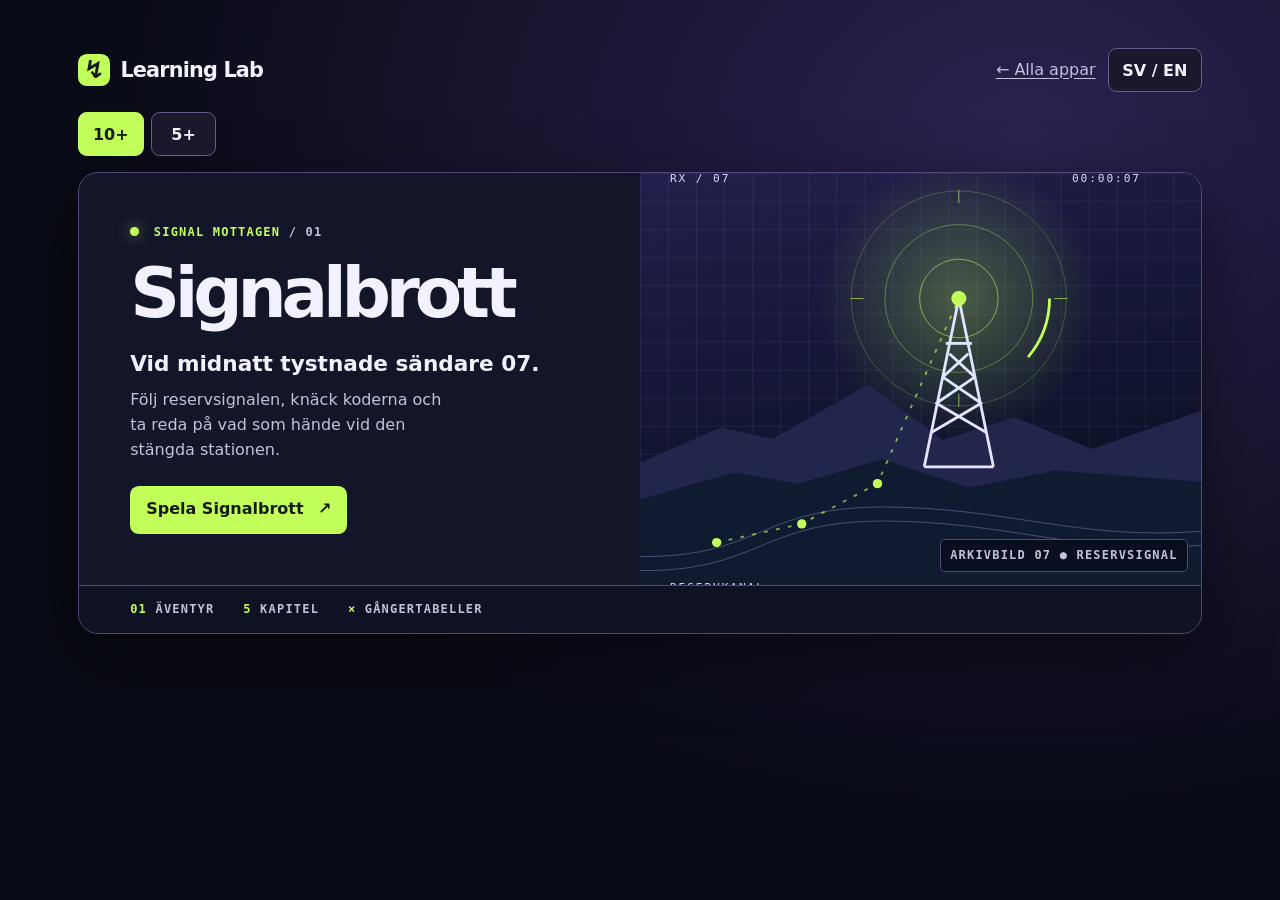
<file: index.html>
<!doctype html>
<html lang="sv">
<head>
<meta charset="utf-8">
<meta name="viewport" content="width=device-width, initial-scale=1">
<title>Learning Lab · Spela Signalbrott</title>
<meta name="description" content="En sändare har tystnat. Följ signalen och knäck koderna i Signalbrott, det första spelet i Learning Lab.">
<link rel="stylesheet" href="./landing.css?v=robot-stage">
<script defer src="./landing.js?v=robot-stage"></script>
</head>
<body>
<main>
  <header class="masthead">
    <h1 lang="en"><span class="logo" aria-hidden="true">↯</span> Learning Lab</h1>
    <nav class="landing-nav" aria-label="Huvudmeny">
      <a id="home" href="/">← Alla appar</a>
      <button id="landing-language" type="button">SV / EN</button>
    </nav>
  </header>

  <div class="age-picker" role="group" aria-label="Åldersgrupp">
    <button type="button" data-age="10" aria-pressed="true">10+</button>
    <button type="button" data-age="5" aria-pressed="false">5+</button>
  </div>

  <article id="older-games" class="feature" aria-labelledby="game-title">
    <div class="briefing">
      <p class="eyebrow"><span class="live-dot" aria-hidden="true"></span> <span id="signal-label">SIGNAL MOTTAGEN</span> <span class="number">/ 01</span></p>
      <h2 id="game-title">Signalbrott</h2>
      <p class="hook" id="hook">Vid midnatt tystnade sändare 07.</p>
      <p class="story" id="story">Följ reservsignalen, knäck koderna och ta reda på vad som hände vid den stängda stationen.</p>
      <a class="launch" href="./signalbrott.html"><span id="play-label">Spela Signalbrott</span> <span aria-hidden="true">↗</span></a>
    </div>

    <figure class="art" aria-hidden="true">
      <svg viewBox="0 0 600 500" preserveAspectRatio="xMidYMid slice" focusable="false">
        <defs>
          <linearGradient id="night" x2=".25" y2="1">
            <stop stop-color="#23204f"/><stop offset="1" stop-color="#080f20"/>
          </linearGradient>
          <radialGradient id="glow">
            <stop stop-color="#c3ff5b" stop-opacity=".29"/><stop offset="1" stop-color="#c3ff5b" stop-opacity="0"/>
          </radialGradient>
          <pattern id="grid" width="30" height="30" patternUnits="userSpaceOnUse">
            <path d="M30 0H0V30" fill="none" stroke="#b6afff" stroke-opacity=".17"/>
          </pattern>
        </defs>
        <path fill="url(#night)" d="M0 0h600v500H0z"/>
        <path fill="url(#grid)" d="M0 0h600v500H0z"/>
        <circle cx="341" cy="164" r="149" fill="url(#glow)"/>
        <g fill="none" stroke="#c3ff5b">
          <circle cx="341" cy="164" r="42" opacity=".6"/>
          <circle cx="341" cy="164" r="79" opacity=".38"/>
          <circle cx="341" cy="164" r="115" opacity=".24"/>
          <circle class="sweep" cx="341" cy="164" r="97" stroke-dasharray="68 542" stroke-width="3"/>
          <path d="M341 48v14m0 204v14M225 164h14m204 0h14" opacity=".7"/>
        </g>
        <path d="m0 340 86-38 56 12 102-58 80 59 77-24 82 34 117-41v216H0z" fill="#22264c"/>
        <path d="m0 379 100-29 69 12 90-26 93 30 93-18 155 12v140H0z" fill="#101a31"/>
        <path d="M0 440c128 1 128-53 260-53s208 36 340 26m-600 42c128 1 128-53 260-53s208 36 340 26" fill="none" stroke="#a49dd4" opacity=".43"/>
        <path d="M82 425 173 405l81-43 87-198" fill="none" stroke="#c3ff5b" stroke-dasharray="4 9" stroke-width="2" opacity=".64"/>
        <g fill="#c3ff5b">
          <circle cx="82" cy="425" r="5"/><circle cx="173" cy="405" r="5"/><circle cx="254" cy="362" r="5"/>
        </g>
        <g fill="none" stroke="#e1e5ff" stroke-width="3" stroke-linejoin="round">
          <path d="m304 344 37-180 37 180m-66-37 53-31-41-28 27-25m19 84-53-31 41-28-27-25m-27 121h74"/>
          <path d="M327 212h28"/>
        </g>
        <circle cx="341" cy="164" r="8" fill="#c3ff5b"/>
        <g fill="#d9d9ff" font-family="monospace" font-size="12" letter-spacing="2">
          <text x="32" y="39">RX / 07</text>
          <text x="462" y="39">00:00:07</text>
          <text id="backup-label" x="32" y="477">RESERVKANAL</text>
        </g>
      </svg>
      <figcaption id="archive-caption">ARKIVBILD 07 ● RESERVSIGNAL</figcaption>
    </figure>
    <footer class="dossier">
      <span>01 <b id="adventure-label">ÄVENTYR</b></span>
      <span>5 <b id="chapter-label">KAPITEL</b></span>
      <span>× <b id="maths-label">GÅNGERTABELLER</b></span>
    </footer>
  </article>
  <article id="younger-games" class="feature younger" aria-labelledby="younger-title" hidden>
    <div class="briefing">
      <p id="younger-label" class="eyebrow">★ SCENEN ÄR DIN</p>
      <h2 id="younger-title">Robotbandet</h2>
      <p id="younger-story" class="story">Välj dina robotar. Hitta takten. Spela för publiken!</p>
      <a class="launch" id="robot-link" href="./robots.html"><span id="robot-play">Spela Robotbandet</span> <span aria-hidden="true">▶</span></a>
    </div>
    <svg class="younger-art" viewBox="0 0 520 360" aria-hidden="true" focusable="false">
      <defs>
        <linearGradient id="robot-floor" x2="0" y2="1">
          <stop stop-color="#774f8b"/><stop offset="1" stop-color="#362447"/>
        </linearGradient>
        <symbol id="robot-head" viewBox="0 0 100 100">
          <path d="M50 30V14m-7 0h14M15 53H7m86 0h-8" fill="none" stroke="currentColor" stroke-width="6" stroke-linecap="round"/>
          <rect x="14" y="28" width="72" height="57" rx="17" fill="currentColor"/>
          <circle cx="37" cy="50" r="5" fill="#251a36"/>
          <circle cx="63" cy="50" r="5" fill="#251a36"/>
          <path d="M41 66q9 9 18 0" fill="none" stroke="#251a36" stroke-width="3" stroke-linecap="round"/>
        </symbol>
      </defs>
      <path d="M50 58h420v237H50z" fill="#261b40" stroke="#8663a1" stroke-width="2"/>
      <path d="M61 59h398l-51 44H112z" fill="#35224c"/>
      <path d="M109 72 49 275h169L138 72z" fill="#c3ff5b" opacity=".09"/>
      <path d="m247 72-80 203h186L273 72z" fill="#ffcb88" opacity=".12"/>
      <path d="m382 72-75 203h165L411 72z" fill="#f6a9e5" opacity=".1"/>
      <path d="M50 264h420l32 49H18z" fill="url(#robot-floor)" stroke="#a37fbd" stroke-width="2"/>
      <path d="M18 313h484v15H18z" fill="#38244f"/>
      <g fill="#ffcf7a">
        <circle cx="124" cy="72" r="6"/><circle cx="260" cy="72" r="6"/><circle cx="396" cy="72" r="6"/>
        <path d="M172 122v27a7 5 0 1 1-4-5v-22l16-4v5zM354 131v25a7 5 0 1 1-4-5v-20l15-4v5z"/>
      </g>
      <g class="poster-robot" style="color:#baff8e">
        <use href="#robot-head" x="68" y="139" width="105" height="105"/>
        <ellipse cx="121" cy="255" rx="33" ry="9" fill="currentColor"/>
        <path d="M88 255v15c0 12 66 12 66 0v-15" fill="#4a6952"/>
        <ellipse cx="121" cy="255" rx="33" ry="9" fill="currentColor"/>
      </g>
      <g class="poster-robot poster-lead" style="color:#ffcf7a">
        <use href="#robot-head" x="195" y="106" width="130" height="130"/>
        <path d="M219 242v20c0 15 82 15 82 0v-20" fill="#8e5d54"/>
        <ellipse cx="260" cy="242" rx="41" ry="11" fill="currentColor"/>
      </g>
      <g class="poster-robot" style="color:#ffb1e2">
        <use href="#robot-head" x="348" y="139" width="105" height="105"/>
        <path d="M367 255v15c0 12 66 12 66 0v-15" fill="#78446f"/>
        <ellipse cx="400" cy="255" rx="33" ry="9" fill="currentColor"/>
      </g>
      <g fill="#fff3d4">
        <circle cx="113" cy="294" r="4"/><circle cx="128" cy="294" r="4"/>
        <circle cx="252" cy="294" r="4"/><circle cx="267" cy="294" r="4"/>
        <circle cx="392" cy="294" r="4"/><circle cx="407" cy="294" r="4"/>
      </g>
    </svg>
    <footer class="dossier robot-dossier">
      <span>♪ <b id="robot-beats">TVÅ ELLER TRE SLAG</b></span>
      <span>★ <b id="robot-songs">FEM ÖNSKELÅTAR</b></span>
    </footer>
  </article>
</main>
</body>
</html>
</file>
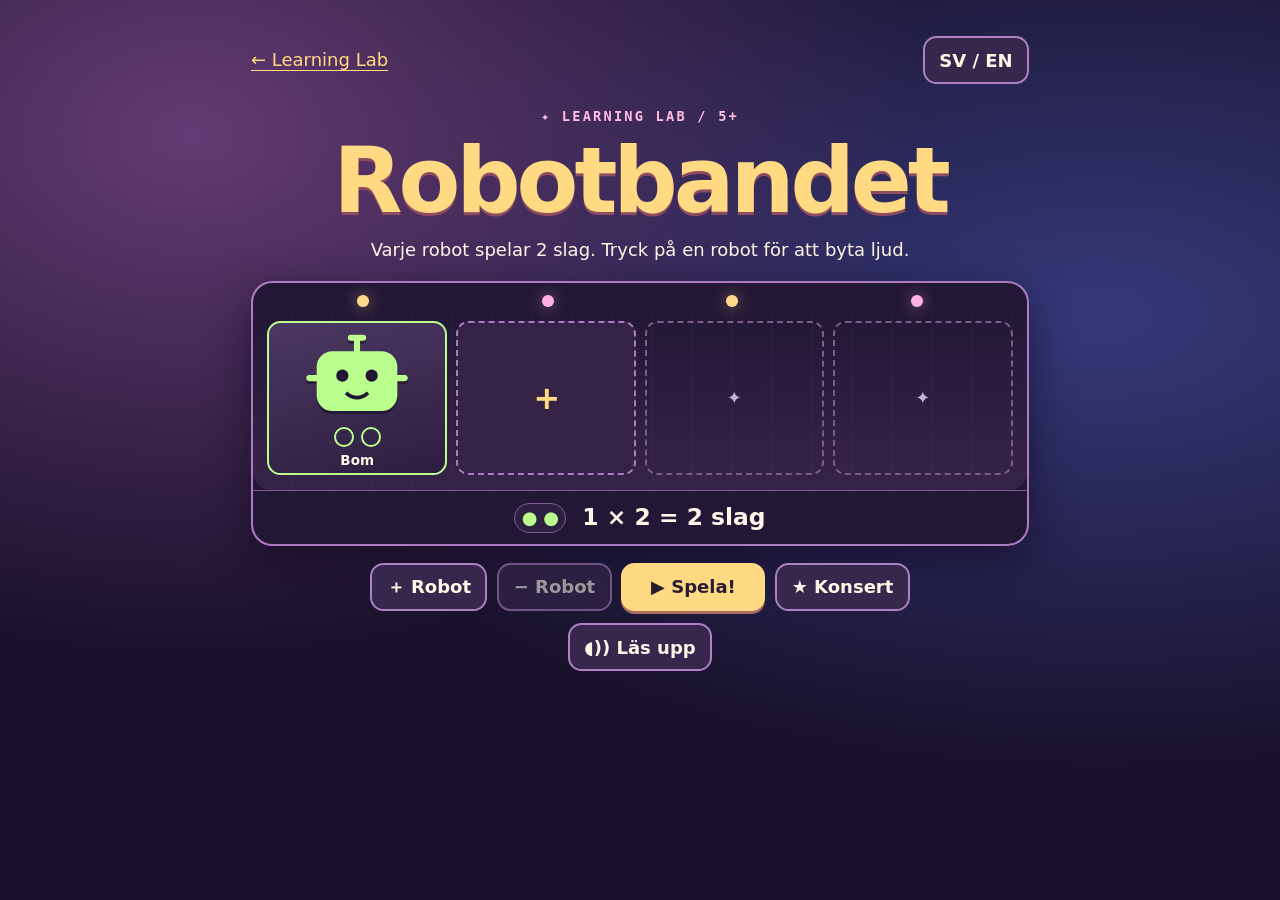
<file: robots.html>
<!doctype html>
<html lang="sv">
<head>
<meta charset="utf-8">
<meta name="viewport" content="width=device-width, initial-scale=1">
<title>Robotbandet · Learning Lab</title>
<link rel="stylesheet" href="./robots.css?v=concert">
<script defer src="./robots.js?v=concert"></script>
</head>
<body>
<main>
  <header><a id="back" href="./?age=5">← Learning Lab</a><button id="language">SV / EN</button></header>
  <div class="headline">
    <p id="eyebrow">✦ LEARNING LAB / 5+</p>
    <h1 id="title">Robotbandet</h1>
  </div>
  <p id="intro">Varje robot spelar två slag!</p>
  <div class="theatre">
    <div class="lights" aria-hidden="true"><i></i><i></i><i></i><i></i></div>
    <section id="stage" aria-label="Scen"></section>
    <div class="score">
      <div id="count-track" aria-hidden="true"></div>
      <p id="total" aria-live="polite"></p>
    </div>
  </div>
  <div class="controls">
    <button id="add">＋ Robot</button>
    <button id="remove">− Robot</button>
    <button id="play">▶ Spela!</button>
    <button id="challenge">★ Konsert</button>
    <button id="jam-rhythm" hidden></button>
  </div>
  <section id="challenge-panel" hidden>
    <p id="set-progress"></p>
    <div id="target" aria-hidden="true"></div>
    <p id="prompt" role="status"></p>
    <button id="next-challenge" hidden></button>
  </section>
  <button id="listen">◖)) Läs upp</button>
</main>
</body>
</html>
</file>
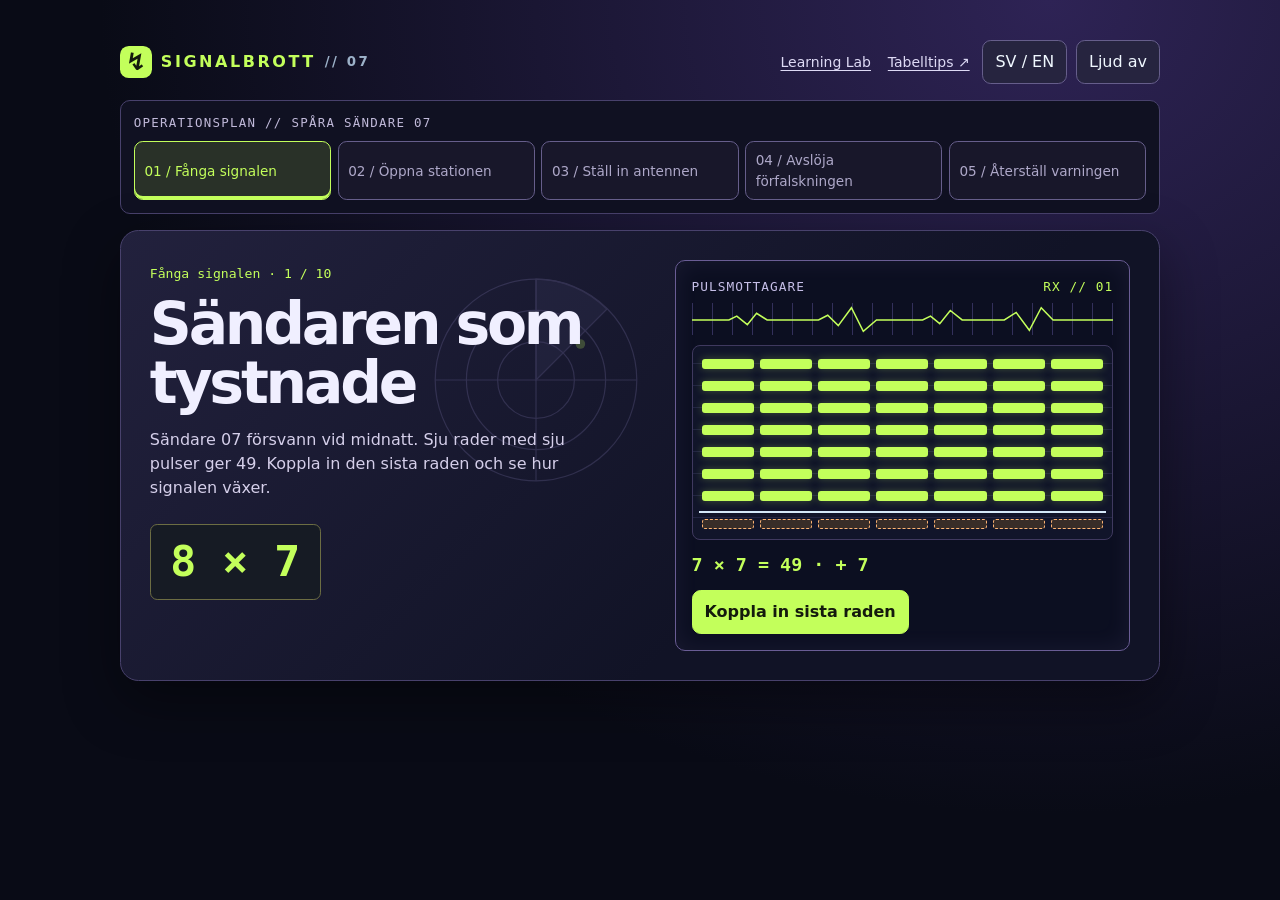
<file: signalbrott.html>
<!doctype html>
<html lang="sv">
<head>
<meta charset="utf-8">
<meta name="viewport" content="width=device-width, initial-scale=1">
<title>Signalbrott</title>
<link rel="stylesheet" href="./style.css">
<link rel="stylesheet" href="./signalbrott.css">
<script defer src="./mission.js"></script>
<script defer src="./game.js?v=collection-language"></script>
</head>
<body class="signalbrott">
<main>
  <header><strong class="wordmark"><span class="radio-icon" aria-hidden="true">↯</span> SIGNALBROTT <small>// 07</small></strong><nav aria-label="Inställningar"><a id="collection" href="./" lang="en">Learning Lab</a><a id="tips" href="./tips.html" target="_blank" rel="noopener">Tabelltips ↗</a><button id="language" aria-label="English">SV / EN</button><button id="sound" aria-pressed="false">Ljud av</button></nav></header>
  <aside class="route" aria-labelledby="route-title">
    <p id="route-title" class="tag"></p>
    <ol id="route"></ol>
  </aside>
  <section class="console" aria-labelledby="title">
    <div class="briefing">
      <svg class="scope" viewBox="0 0 200 200" aria-hidden="true" focusable="false">
        <circle cx="100" cy="100" r="84"/>
        <circle cx="100" cy="100" r="58"/>
        <circle cx="100" cy="100" r="32"/>
        <path d="M16 100h168M100 16v168"/>
        <path class="scope-sweep" d="M100 100V16a84 84 0 0 1 59 25Z"/>
        <circle class="scope-contact" cx="137" cy="70" r="4"/>
      </svg>
      <p id="status" class="tag"></p>
      <h1 id="title" tabindex="-1"></h1>
      <p id="brief"></p>
      <p id="equation" class="equation"></p>
    </div>
    <div class="receiver">
      <div class="readout"><span id="panel"></span><span id="frequency"></span></div>
      <svg class="waveform" viewBox="0 0 320 34" preserveAspectRatio="none" aria-hidden="true">
        <path d="M0 18h28l6-4 8 9 7-12 8 7h39l7-5 8 11 10-19 9 25 10-12h35l6-4 7 8 8-14 9 10h32l9-8 10 19 9-24 9 13h47"/>
      </svg>
      <div id="grid" aria-hidden="true"></div>
      <p id="groups" class="groups" aria-live="polite"></p>
      <button id="lock"></button>
    </div>
    <div class="controls">
      <form id="puzzle" hidden>
        <label for="answer" id="answer-label"></label>
        <input id="answer" inputmode="numeric" pattern="[0-9]+" required autocomplete="off">
        <button id="submit"></button>
      </form>
      <button id="anchor" aria-pressed="false" hidden></button><button id="group" aria-pressed="false" hidden></button>
      <button id="hint" aria-controls="hint-text" aria-expanded="false" hidden></button>
      <button id="why" aria-controls="explanation" aria-expanded="false" hidden></button>
    </div>
    <div id="choices" class="controls" hidden></div>
    <p id="hint-text" hidden></p>
    <p id="explanation" hidden></p>
    <p id="feedback" role="status" hidden></p>
    <button id="next" hidden></button>
  </section>
</main>
</body>
</html>
</file>
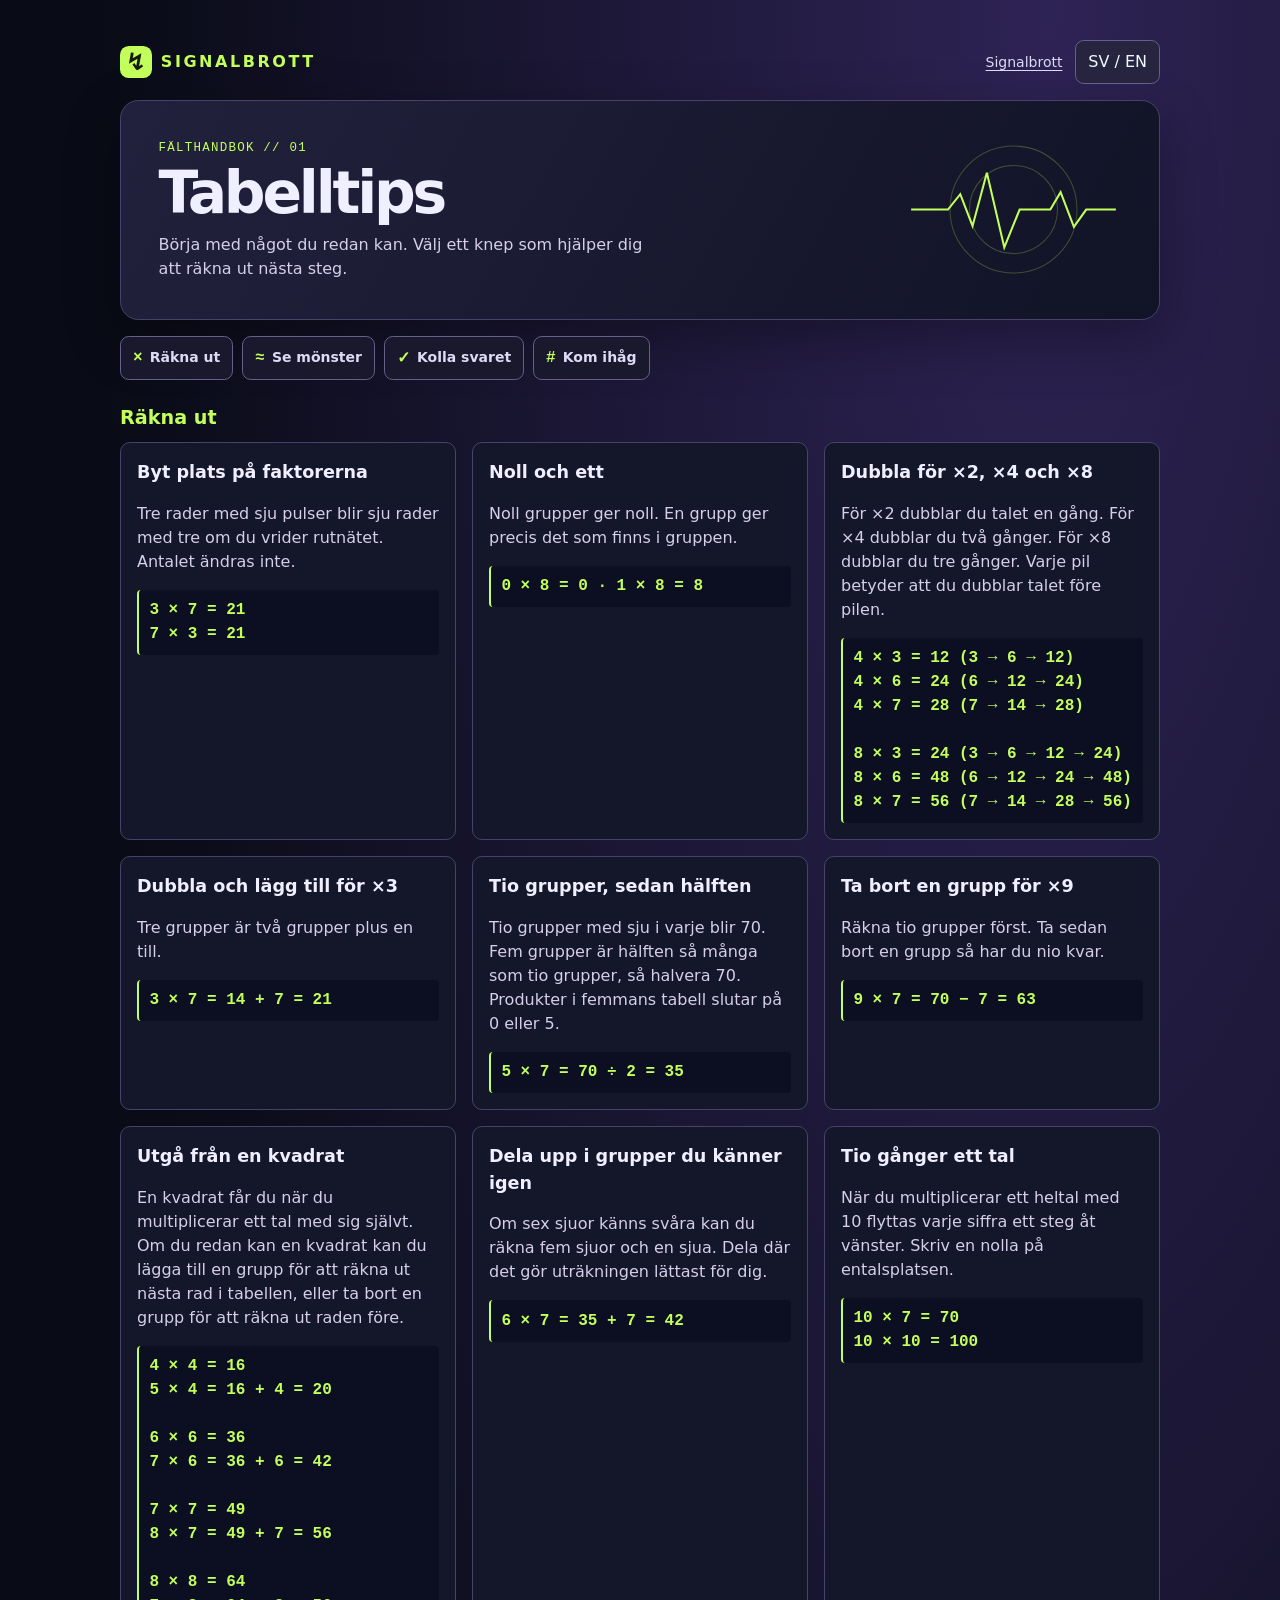
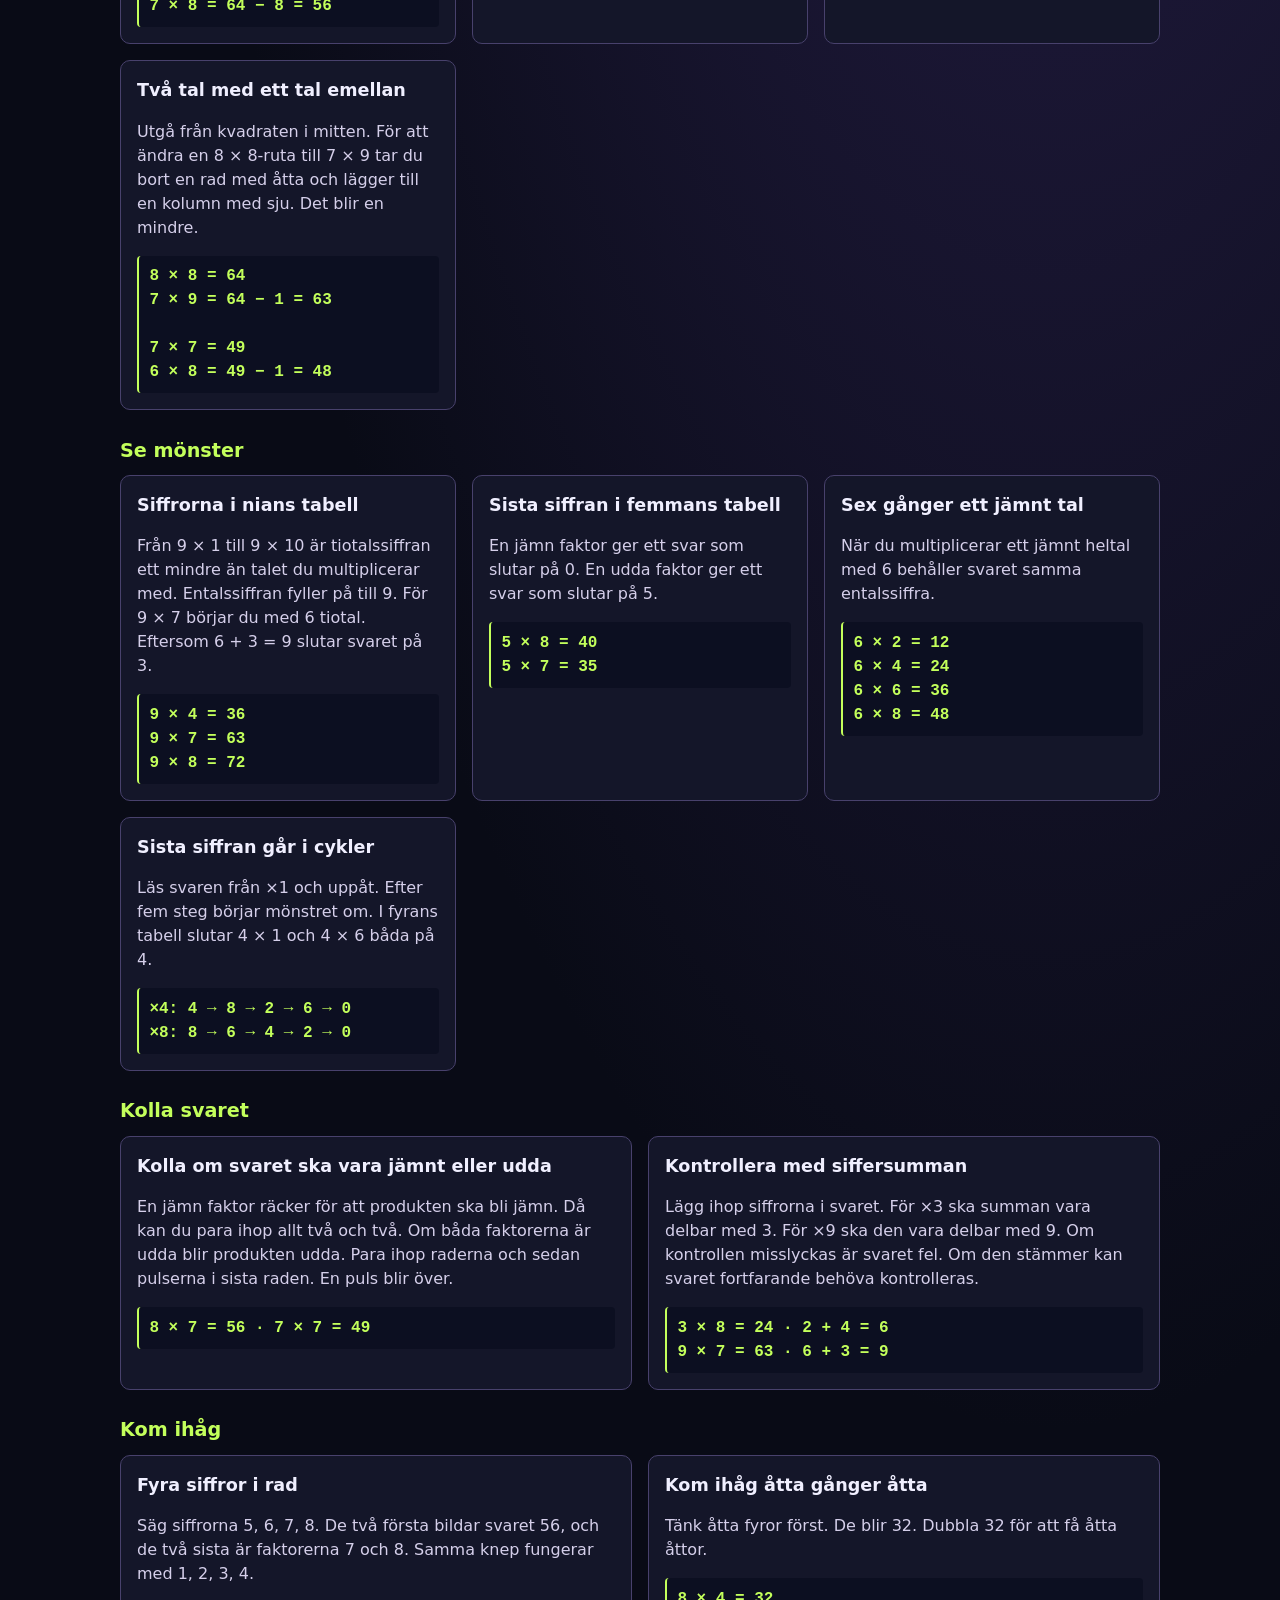
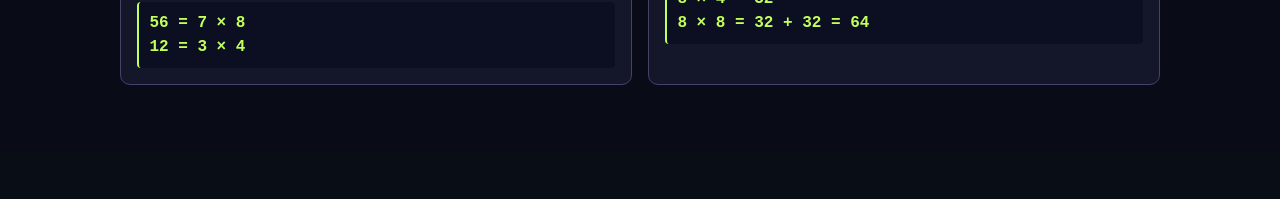
<file: tips.html>
<!doctype html>
<html lang="sv">
<head>
<meta charset="utf-8">
<meta name="viewport" content="width=device-width, initial-scale=1">
<title>Tabelltips · Signalbrott</title>
<link rel="stylesheet" href="./style.css">
<link rel="stylesheet" href="./signalbrott.css">
<link rel="stylesheet" href="./handbook.css">
<script defer src="./tips.js?v=field-manual"></script>
</head>
<body class="signalbrott handbook">
<main>
  <header>
    <strong class="wordmark"><span class="radio-icon" aria-hidden="true">↯</span> SIGNALBROTT</strong>
    <nav aria-label="Inställningar">
      <a href="./signalbrott.html">Signalbrott</a>
      <button id="language">SV / EN</button>
    </nav>
  </header>
  <section class="handbook-intro" aria-labelledby="title">
    <div>
      <p id="edition" class="tag">FÄLTHANDBOK // 01</p>
      <h1 id="title">Tabelltips</h1>
      <p id="intro"></p>
    </div>
    <svg viewBox="0 0 210 130" aria-hidden="true" focusable="false">
      <path d="M5 65h36l12-15 12 31 14-52 17 73 15-37h30l10-17 13 34 12-17h29"/>
      <circle cx="105" cy="65" r="62"/><circle cx="105" cy="65" r="43"/>
    </svg>
  </section>
  <nav id="tip-nav" class="tip-nav" aria-label="Gå till avsnitt"></nav>
  <div id="cards"></div>
</main>
</body>
</html>
</file>
<file: landing.css>
:root {
  color-scheme: dark;
  font: 16px/1.55 system-ui, sans-serif;
  background: #090b16;
  color: #f1f1ff;
  --lime: #c3ff5b;
  --muted: #c1c2dd;
  --mono: ui-monospace, Consolas, monospace;
}
* { box-sizing: border-box; }
body {
  margin: 0;
  min-height: 100vh;
  background: radial-gradient(ellipse at 80% 15%, #2b2150, transparent 63%);
}
main { max-width: 1220px; margin: auto; padding: clamp(1rem, 4vw, 3rem); }
.masthead { display: flex; align-items: center; justify-content: space-between; gap: 1rem; margin-bottom: 1.25rem; }
.masthead h1 { display: flex; align-items: center; gap: .65rem; font-size: 1.3rem; margin: 0; letter-spacing: -.04em; }
.logo { display: grid; place-items: center; width: 2rem; height: 2rem; border-radius: .55rem; background: var(--lime); color: #151b10; font-size: 1.55rem; line-height: 1; }
.edition, .eyebrow, .dossier, figcaption { font: 700 .75rem/1.4 var(--mono); letter-spacing: .1em; }
.edition { color: var(--muted); }
.feature {
  display: grid;
  grid-template-columns: minmax(0, 1fr) minmax(0, 1fr);
  overflow: hidden;
  border-radius: 1.25rem;
  border: 1px solid #514977;
  background: #131529;
  box-shadow: 0 24px 70px #0007;
}
.briefing { align-self: center; padding: clamp(1.4rem, 4vw, 3.25rem); }
.eyebrow { color: var(--lime); margin: 0 0 1.25rem; }
.live-dot { display: inline-block; width: .55rem; height: .55rem; border-radius: 50%; background: var(--lime); box-shadow: 0 0 14px #c3ff5b99; margin-right: .4rem; }
.number { color: var(--muted); }
h2 { margin: 0; font-size: clamp(2.55rem, 5.4vw, 5.25rem); line-height: .95; letter-spacing: -.075em; }
.hook { font-size: clamp(1.05rem, 2vw, 1.35rem); font-weight: 750; margin: 1.3rem 0 .45rem; }
.story { color: var(--muted); max-width: 31ch; margin: 0 0 1.45rem; }
.launch { display: inline-flex; align-items: center; gap: .9rem; min-height: 48px; padding: .7rem 1rem; border-radius: .55rem; color: #151b10; background: var(--lime); text-decoration: none; font-weight: 850; }
.launch:hover { background: #dcff9e; }
.launch:focus-visible { outline: 3px solid #fff; outline-offset: 4px; }
.art { position: relative; margin: 0; min-height: 360px; background: #171c3d; }
.art svg { display: block; width: 100%; height: 100%; position: absolute; inset: 0; object-fit: cover; }
figcaption { position: absolute; bottom: .8rem; right: .8rem; background: #080f20; color: var(--muted); padding: .45rem .6rem; border: 1px solid #514977; border-radius: .3rem; }
figcaption span { color: var(--lime); }
.sweep { transform-origin: 341px 164px; animation: sweep 12s linear infinite; }
@keyframes sweep { to { transform: rotate(360deg); } }
@media (prefers-reduced-motion: reduce) { .sweep { animation: none; } }
.dossier { grid-column: 1 / -1; display: flex; flex-wrap: wrap; gap: .5rem 1.8rem; border-top: 1px solid #514977; padding: .95rem clamp(1.4rem, 4vw, 3.25rem); color: var(--lime); background: #0f1222; }
.dossier b { color: var(--muted); }
@media (max-width: 740px) {
  .feature { grid-template-columns: 1fr; }
  .art { min-height: 0; aspect-ratio: 6 / 4; }
  .art svg { overflow: hidden; }
}

[hidden] { display: none !important; }
.landing-nav, .age-picker { display: flex; flex-wrap: wrap; align-items: center; gap: .45rem; }
.landing-nav a { color: var(--muted); padding: .45rem .3rem; text-underline-offset: .2em; }
.landing-nav button, .age-picker button {
  min-height: 44px;
  padding: .45rem .85rem;
  border: 1px solid #665e8b;
  border-radius: .55rem;
  background: #19182c;
  color: #f1f1ff;
  font: 700 1rem system-ui, sans-serif;
  cursor: pointer;
}
.landing-nav button:hover, .age-picker button:hover { border-color: var(--lime); }
.age-picker { margin: 0 0 1rem; }
.age-picker button { min-width: 4.1rem; }
.age-picker [aria-pressed="true"] { background: var(--lime); border-color: var(--lime); color: #151b10; }
:focus-visible { outline: 3px solid #fff; outline-offset: 4px; }
.younger { background: radial-gradient(ellipse at 75% 42%, #54386d, transparent 65%), #251a36; border-color: #8e679f; }
.younger .story { margin: 1rem 0 1.3rem; color: #f1ddef; font-size: clamp(1.1rem, 2vw, 1.35rem); }
.younger h2 { color: #ffda83; text-shadow: 0 3px #885568; }
.younger .eyebrow { color: #ffbde4; }
.younger .launch { min-height: 54px; background: #ffda83; color: #291d33; box-shadow: 0 4px #a76d70; }
.younger .launch:hover { background: #ffe7a8; }
.younger-art { align-self: center; width: min(100%, 520px); justify-self: center; }
.robot-dossier { border-color: #8e679f; background: #21162e; color: #ffda83; }
.robot-dossier b { color: #f1ddef; }
.poster-lead { animation: poster-bop 1.6s ease-in-out infinite; }
@keyframes poster-bop { 0%, 70%, 100% { transform: translateY(0); } 80%, 92% { transform: translateY(-4px); } }
@media (prefers-reduced-motion: reduce) { .poster-lead { animation: none; } }
@media (max-width: 480px) { .masthead { flex-wrap: wrap; } }
</file>
<file: robots.css>
:root { font: 18px/1.45 system-ui,sans-serif; color: #fff6e8; background: #19112b; }
* { box-sizing: border-box; }
body { margin: 0; min-height: 100vh; background: radial-gradient(ellipse at 50% 0%, #522d65, transparent 70%); }
main { max-width: 850px; margin: auto; padding: 1rem; text-align: center; }
header { display: flex; justify-content: space-between; align-items: center; }
a { color: #ffda83; }
h1 { font-size: clamp(2.5rem, 9vw, 5rem); margin: .55rem 0 0; line-height: 1; color: #ffda83; }
#intro { margin: .65rem 0 1rem; }
#stage { display: grid; grid-template-columns: repeat(4, minmax(0, 1fr)); gap: .5rem; padding: .65rem; border: 2px solid #875d9f; border-radius: 1rem; background: #221735; }
button { min-height: 48px; padding: .45rem .8rem; border: 2px solid #ac82c3; border-radius: .75rem; background: #38274d; color: inherit; font: 750 1rem system-ui,sans-serif; cursor: pointer; }
button:disabled { opacity: .58; cursor: default; }
button:focus-visible, a:focus-visible { outline: 3px solid #ffda83; outline-offset: 3px; }
.robot { min-width: 0; padding: .3rem; border-color: var(--paint); }
.robot svg { display: block; width: 100%; max-width: 110px; margin: auto; color: var(--paint); }
.robot small { display: block; font-size: .75rem; }
.pads { display: flex; justify-content: center; gap: .4rem; margin: .3rem 0; }
.pad { width: 1.1rem; height: 1.1rem; border: 2px solid var(--paint); border-radius: 50%; }
.pad.hit { background: var(--paint); box-shadow: 0 0 14px var(--paint); }
.robot.active { background: #57406d; }
.empty { display: grid; place-items: center; min-height: 115px; border: 2px dashed #795e8b; border-radius: .7rem; color: #c8aedb; }
.controls { display: flex; flex-wrap: wrap; gap: .55rem; justify-content: center; }
#play { background: #ffda83; color: #291d33; border-color: #ffda83; }
#total { min-height: 2rem; font-weight: 800; font-size: 1.3rem; margin: .6rem 0; }
#prompt { padding: .6rem; margin: .7rem 0; border-radius: .7rem; background: #39264e; }
#listen { margin-top: .7rem; }
@media (max-width: 480px) { #stage { grid-template-columns: repeat(2, minmax(0, 1fr)); } }

[hidden] { display: none !important; }
body {
  background:
    radial-gradient(ellipse at 15% 15%, #643b74, transparent 48%),
    radial-gradient(ellipse at 86% 35%, #34397b, transparent 55%),
    #19112b;
}
main { padding: clamp(.8rem, 3vw, 2rem); }
header a { text-underline-offset: .2em; }
.headline { margin: 1.25rem 0 .65rem; }
#eyebrow { margin: 0; font: 800 .76rem/1.4 ui-monospace, monospace; letter-spacing: .16em; color: #ffbde4; }
h1 { text-shadow: 0 3px #8f4b61; letter-spacing: -.045em; }
.theatre { overflow: hidden; border: 2px solid #ad7bc2; border-radius: 1.2rem; background: #221735; box-shadow: 0 14px 40px #11091f99; }
.lights { display: flex; justify-content: space-around; padding: .65rem 1rem 0; }
.lights i { width: .65rem; height: .65rem; border-radius: 50%; background: #ffd98b; box-shadow: 0 0 15px #ffce8288; }
.lights i:nth-child(even) { background: #ffb1e2; box-shadow: 0 0 15px #ffb1e288; }
#stage {
  padding: .8rem;
  border: 0;
  background: repeating-linear-gradient(90deg, transparent 0 39px, #9b75bc19 40px), linear-gradient(#221735, #372449);
}
.robot { position: relative; background: linear-gradient(165deg, #4c3863, #2d1e40); }
.robot:not(:disabled):hover, button.empty:not(:disabled):hover { background: #594073; }
.robot svg { filter: drop-shadow(0 3px #140d2388); }
.robot.active { box-shadow: inset 0 0 22px color-mix(in srgb, var(--paint) 32%, transparent); }
.robot.active svg { animation: bop .24s ease-in-out infinite alternate; }
@keyframes bop { to { transform: translateY(-3px); } }
.robot:nth-child(2) svg { transform: rotate(-5deg); }
.robot:nth-child(3) svg { transform: rotate(5deg); }
.robot:nth-child(4) svg { filter: drop-shadow(0 3px #140d2388) saturate(.78); }
button.empty { font-size: 2rem; background: #342247; color: #ffda83; border-color: #ad7bc2; }
.score { display: flex; flex-wrap: wrap; align-items: center; justify-content: center; gap: .4rem .9rem; padding: .55rem; border-top: 1px solid #7d5c93; }
#count-track { display: flex; gap: .3rem; }
.count-pair { padding: .05rem .35rem; border-radius: 99px; color: var(--paint); background: #2e2040; border: 1px solid #7d5c93; white-space: nowrap; }
.count-pair.counted { border-color: var(--paint); }
#total { min-height: 0; margin: 0; }
.controls { margin-top: .9rem; }
#play { min-width: 8rem; box-shadow: 0 3px #aa6d5f; }
#play:not(:disabled):hover { background: #ffe8ae; }
#challenge[aria-pressed="true"] { border-color: #ffda83; }
#challenge-panel { margin: .9rem 0 0; padding: .65rem; border: 1px solid #ad7bc2; border-radius: .9rem; background: #2f2043; }
#challenge-panel[data-success="true"] { border-color: #baff8e; }
#target { color: #ffda83; letter-spacing: .13em; font-size: 1.25rem; }
#prompt { margin: 0; background: transparent; }
#next-challenge { border-color: #baff8e; }
@media (prefers-reduced-motion: reduce) { .robot.active svg { animation: none; } }

#set-progress { margin: 0 0 .35rem; color: #ffbde4; font-weight: 800; }
#count-track { flex-wrap: wrap; justify-content: center; }
#challenge-panel:not(:has(#target:not([hidden]))) { background: linear-gradient(130deg, #47305c, #383154); }
</file>
<file: style.css>
:root { color-scheme: dark; font: 16px/1.5 system-ui, sans-serif; background: #080d16; color: #dce8f4; --signal: #5cf4d0; --alternate: #ffbc70; }
* { box-sizing: border-box; }
body { margin: 0; background: radial-gradient(ellipse at 75% 20%, #14283a, transparent 65%); min-height: 100vh; }
main { max-width: 920px; margin: auto; padding: clamp(1rem, 4vw, 2.5rem); }
header, nav, .readout, .controls, form { display: flex; flex-wrap: wrap; gap: .6rem; align-items: center; }
header, .readout { justify-content: space-between; }
header { margin-bottom: 1rem; letter-spacing: .16em; color: var(--signal); }
small, .tag { color: #9cb1c8; }
.console { display: grid; grid-template-columns: minmax(0, 1fr) minmax(0, 1fr); gap: 1rem; padding: clamp(1rem, 3vw, 1.8rem); background: #101a29; border: 1px solid #3b546d; border-radius: 16px; }
h1 { font-size: clamp(1.9rem, 5vw, 3rem); line-height: 1; margin: .5rem 0 1rem; }
.tag, .readout, .equation, .groups { font-family: ui-monospace, monospace; }
.equation { color: var(--signal); font-size: 2rem; font-weight: bold; margin: .5rem 0; }
.receiver { grid-column: 2; grid-row: span 2; padding: 1rem; border-radius: 10px; border: 1px solid #345268; background: #090f19; }
.readout { color: #a1bad1; font-size: .8rem; text-transform: uppercase; letter-spacing: .08em; }
#grid { margin: .65rem 0; padding: .4rem; background: repeating-linear-gradient(0deg, #0d1924 0 19px, #152c39 19px 20px); }
.pulse-row { display: flex; gap: 6px; align-items: center; padding: 3px; min-height: 22px; }
.pulse-row i { flex: 1; height: 10px; border-radius: 3px; background: var(--signal); box-shadow: 0 0 10px #5cf4d04d; }
.pulse-row.second i { background: var(--alternate); box-shadow: 0 0 9px #ffbc7055; }
.pulse-row.pending i { background: #382d28; border: 1px dashed var(--alternate); box-shadow: none; }
.pulse-row.boundary { border-top: 2px solid #d5e9f8; margin-top: 4px; padding-top: 5px; }
.groups { color: var(--signal); font-weight: bold; }
.controls, #feedback, #explanation, #hint-text, #next { grid-column: 1 / -1; }
#feedback, #explanation, #hint-text { margin: 0; padding: .8rem 1rem; border-left: 3px solid var(--alternate); background: #19263a; }
button, #answer { font: inherit; min-height: 44px; padding: .45rem .75rem; border: 1px solid #53728d; border-radius: 6px; }
button { background: #172d42; color: #f0f8ff; cursor: pointer; }
button:hover { background: #25455f; }
#lock, #submit, #next { background: var(--signal); color: #09221f; font-weight: 750; }
#answer { width: 6ch; }
:focus-visible { outline: 3px solid var(--alternate); outline-offset: 3px; }
#next { justify-self: start; }
[hidden] { display: none !important; }
@media (max-width: 630px) {
  .console { grid-template-columns: 1fr; }
  .receiver { grid-column: 1; grid-row: auto; }
}

nav a { color: var(--signal); padding: .45rem .25rem; letter-spacing: normal; }
.tip-grid { display: grid; grid-template-columns: repeat(auto-fit, minmax(min(100%, 260px), 1fr)); gap: 1rem; margin-top: 1.5rem; }
.tip-grid section { border: 1px solid #3b546d; border-radius: 10px; background: #101a29; padding: 1rem; }
.tip-grid h2 { font-size: 1.12rem; margin: 0; }
.tip-example { white-space: pre-line; color: var(--signal); font: bold 1rem/1.5 ui-monospace, monospace; margin-bottom: 0; }

.controls button[aria-pressed="true"] { border-color: var(--signal); background: #24464a; }

.route { margin-bottom: 1rem; padding: .75rem 1rem; background: #0a1320; border: 1px solid #345268; border-radius: 10px; }
.route p { margin: 0 0 .55rem; font-size: .78rem; letter-spacing: .1em; }
.route ol { list-style: none; display: grid; grid-template-columns: repeat(5, minmax(0, 1fr)); gap: .4rem; padding: 0; margin: 0; }
.route button { width: 100%; height: 100%; text-align: left; font-size: .85rem; }
.route button[aria-current] { border-color: var(--signal); color: var(--signal); background: #163039; }
.route button:disabled { opacity: .65; cursor: default; background: #101a29; }
#choices button { min-width: 5rem; color: var(--alternate); font-weight: 800; font-family: ui-monospace, monospace; }
#feedback { border-color: var(--signal); }
@media (max-width: 630px) {
  .route ol { grid-template-columns: repeat(2, minmax(0, 1fr)); }
}

.waveform { display: block; width: 100%; height: 32px; margin-top: .45rem; color: var(--signal); background: repeating-linear-gradient(90deg, #182738 0 1px, transparent 1px 20px); }
.waveform path { fill: none; stroke: currentColor; stroke-width: 1.5; vector-effect: non-scaling-stroke; }
.console[data-solved="true"] .waveform { filter: drop-shadow(0 0 5px #5cf4d0); }
.console[data-finale="true"] #feedback { border-color: var(--alternate); background: #2c2631; }
</file>
<file: signalbrott.css>
.signalbrott {
  --signal: #c3ff5b;
  --alternate: #ffb574;
  --line: #48416c;
  --mono: ui-monospace, Consolas, monospace;
  background:
    radial-gradient(ellipse at 82% 0%, #2e2355, transparent 64%),
    #090b16;
  color: #f0efff;
}
.signalbrott main { max-width: 1120px; }
.wordmark { display: inline-flex; align-items: center; gap: .55rem; }
.radio-icon {
  display: grid;
  place-items: center;
  width: 2rem;
  height: 2rem;
  border-radius: .55rem;
  background: var(--signal);
  color: #141a0d;
  font-size: 1.5rem;
  line-height: 1;
  letter-spacing: 0;
}
.signalbrott nav { gap: .35rem .55rem; }
.signalbrott nav a { text-underline-offset: .2em; color: #dedaf5; font-size: .875rem; }
.signalbrott button, .signalbrott #answer { border-color: #665e8b; border-radius: .55rem; }
.signalbrott button { background: #26243f; }
.signalbrott button:not(:disabled):hover { border-color: var(--signal); }
.signalbrott .route { padding: .8rem; background: #101122; border-color: var(--line); }
.signalbrott .route p { color: #c1bada; }
.signalbrott .route button { min-height: 58px; padding: .5rem .6rem; }
.signalbrott .route button[aria-current] {
  border-color: var(--signal);
  background: #293128;
  box-shadow: inset 0 -3px var(--signal);
}
.signalbrott .route button:disabled { opacity: 1; color: #aea8c9; background: #18172a; }

.signalbrott .console {
  grid-template-columns: minmax(0, 1fr) minmax(0, .9fr);
  grid-template-rows: auto 1fr;
  align-items: start;
  gap: 1.15rem;
  background: linear-gradient(135deg, #22213d, #111326 65%);
  border-color: var(--line);
  border-radius: 1.15rem;
  box-shadow: 0 20px 55px #0006;
}
.signalbrott .briefing { position: relative; isolation: isolate; padding: .3rem 0; }
.scope {
  position: absolute;
  inset: 0 0 auto auto;
  width: min(64%, 240px);
  z-index: -1;
  fill: none;
  stroke: #8d84c1;
  opacity: .22;
  pointer-events: none;
}
.scope-sweep { fill: #b8aaff; fill-opacity: .25; transform-origin: center; animation: radar 14s linear infinite; }
.scope-contact { fill: var(--signal); stroke: none; }
@keyframes radar { to { transform: rotate(360deg); } }
.signalbrott #status { margin: 0 0 .7rem; color: var(--signal); font-size: .82rem; }
.signalbrott h1 { max-width: 17ch; font-size: clamp(2.05rem, 5.2vw, 3.65rem); letter-spacing: -.055em; }
.signalbrott #brief { max-width: 42ch; color: #d5cfea; }
.signalbrott .equation {
  display: inline-block;
  padding: .1em .45em;
  border: 1px solid #6c6d43;
  border-radius: .45rem;
  background: #161b24;
  font-size: clamp(1.75rem, 4vw, 2.7rem);
}
.signalbrott .receiver {
  grid-column: 2;
  grid-row: 1 / span 2;
  width: 100%;
  background: #0c0f21;
  border-color: #6a5d95;
  box-shadow: inset 0 0 25px #b6a1ff13;
}
.signalbrott .readout { color: #c6bfe8; font-family: var(--mono); }
.signalbrott #frequency { color: var(--signal); }
.signalbrott .waveform { background: repeating-linear-gradient(90deg, #33305b 0 1px, transparent 1px 20px); }
.signalbrott #grid { border: 1px solid #3f395f; border-radius: .5rem; background: repeating-linear-gradient(0deg, #11152a 0 21px, #222542 21px 22px); }
.signalbrott .pulse-row i { box-shadow: 0 0 9px #c3ff5b45; }
.signalbrott .pulse-row.pending i { box-shadow: none; }
.signalbrott .pulse-row.second:not(.pending) i { box-shadow: 0 0 9px #ffb57465; }
.signalbrott .groups { margin: .7rem 0; font-size: clamp(.9rem, 2vw, 1.15rem); }
.signalbrott #lock, .signalbrott #submit, .signalbrott #next { background: var(--signal); color: #141a0d; border-color: var(--signal); }
.signalbrott #lock:hover, .signalbrott #submit:hover, .signalbrott #next:hover { background: #ddff9e; }
.signalbrott .controls button[aria-pressed="true"] { border-color: var(--signal); background: #293128; }
.signalbrott .console > .controls:not(#choices) { grid-column: 1; grid-row: 2; align-self: start; }
.signalbrott #puzzle { width: 100%; }
.signalbrott #answer-label { flex-basis: 100%; font-size: .875rem; color: #d5cfea; }
.signalbrott #feedback, .signalbrott #explanation, .signalbrott #hint-text { background: #25213e; border-radius: .35rem; }
.signalbrott .console[data-solved="true"] #feedback { background: #242e25; border-color: var(--signal); animation: intercept .35s ease-out; }
.signalbrott .console[data-finale="true"] #feedback { background: #3c2b29; border-color: var(--alternate); }
@keyframes intercept { from { opacity: .3; transform: translateY(4px); } }

@media (max-width: 690px) {
  .signalbrott .route ol { grid-template-columns: repeat(2, minmax(0, 1fr)); }
  .signalbrott .route button { min-height: 44px; }
  .signalbrott .console { grid-template-columns: minmax(0, 1fr); grid-template-rows: auto; }
  .signalbrott .receiver, .signalbrott .console > .controls:not(#choices) { grid-column: 1; grid-row: auto; }
}
@media (prefers-reduced-motion: reduce) {
  .scope-sweep, .signalbrott .console[data-solved="true"] #feedback { animation: none; }
}
</file>
<file: handbook.css>
.handbook-intro {
  display: flex;
  align-items: center;
  justify-content: space-between;
  gap: 1rem;
  padding: clamp(1rem, 4vw, 2.35rem);
  border: 1px solid var(--line);
  border-radius: 1.15rem;
  background: linear-gradient(120deg, #22213d, #111326);
  box-shadow: 0 20px 55px #0005;
}
.handbook-intro .tag { margin: 0; color: var(--signal); letter-spacing: .1em; font-size: .78rem; }
.handbook-intro h1 { margin: .4rem 0; }
.handbook-intro #intro { margin: .7rem 0 0; color: #d5cfea; max-width: 48ch; }
.handbook-intro svg { width: clamp(80px, 24vw, 215px); flex: none; fill: none; stroke: var(--signal); }
.handbook-intro svg path { stroke-width: 2; }
.handbook-intro svg circle { opacity: .24; }
.tip-nav { margin: 1rem 0 1.5rem; }
.tip-nav a {
  display: inline-flex;
  align-items: center;
  gap: .45rem;
  padding: .5rem .75rem;
  min-height: 44px;
  border: 1px solid #665e8b;
  border-radius: .55rem;
  background: #19182c;
  color: #f0efff;
  text-decoration: none;
  font-weight: 700;
}
.tip-nav a:hover { border-color: var(--signal); }
.tip-nav span { color: var(--signal); font: 700 1rem var(--mono); }
.tip-section { margin: 0 0 1.65rem; scroll-margin-top: 1rem; }
.tip-section h2 { margin: 0 0 .6rem; color: var(--signal); font-size: 1.2rem; }
.handbook .tip-grid { margin: 0; grid-template-columns: repeat(auto-fit, minmax(min(100%, 285px), 1fr)); }
.handbook .tip-grid section { background: #141629; border-color: var(--line); }
.handbook .tip-grid h3 { margin: 0; font-size: 1.1rem; }
.handbook .tip-grid p { color: #d5cfea; }
.handbook .tip-grid .tip-example { background: #0c0f21; color: var(--signal); border-left: 2px solid var(--signal); border-radius: .25rem; padding: .55rem .65rem; overflow-wrap: anywhere; }
@media (max-width: 460px) { .handbook-intro svg { display: none; } }
</file>
